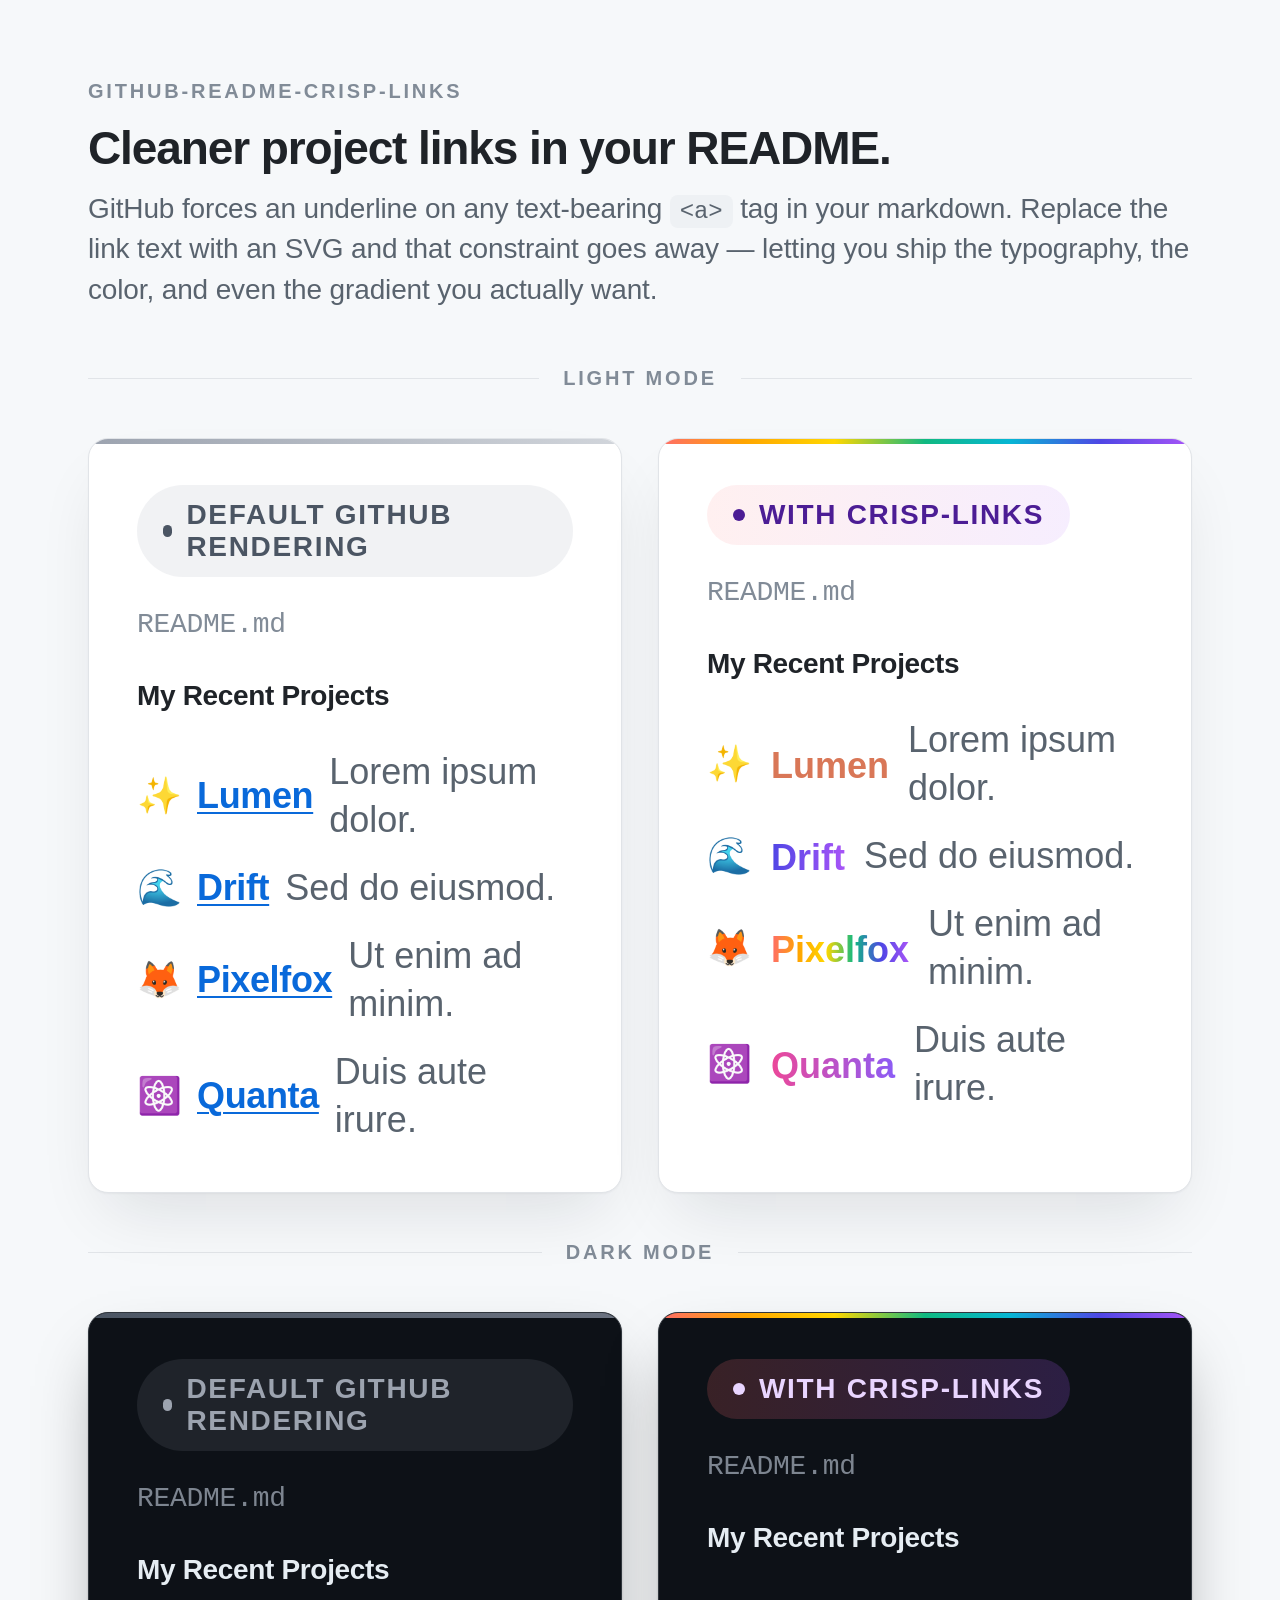
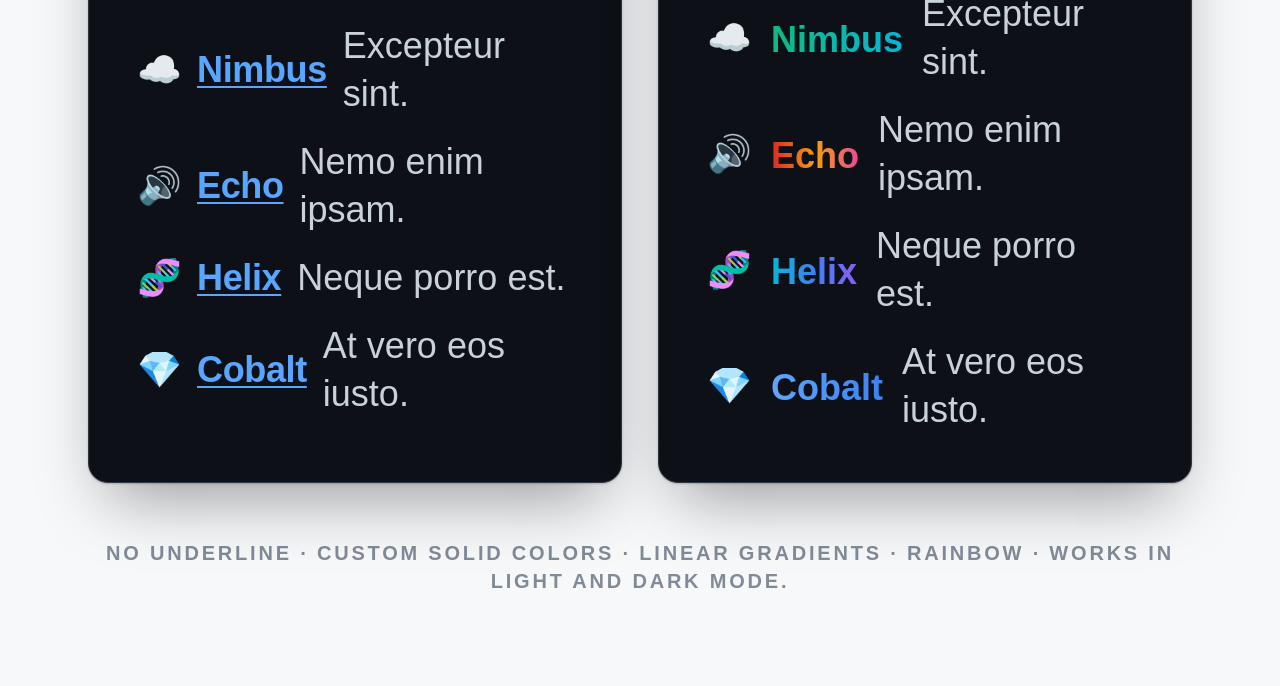
<file: examples/before-after.html>
<!DOCTYPE html>
<html>
<head>
<meta charset="utf-8" />
<title>github-readme-crisp-links — before / after</title>
<style>
  :root {
    --bg: #f6f8fa;
    --card-bg: #ffffff;
    --border: #e1e4e8;
    --fg-default: #1f2328;
    --fg-muted: #59636e;
    --fg-subtle: #818b97;
    --accent-fg: #0969da;

    --dark-bg: #0d1117;
    --dark-border: #30363d;
    --dark-fg: #e6edf3;
    --dark-fg-muted: #c9d1d9;
    --dark-fg-subtle: #7d8590;
    --dark-accent: #58a6ff;
  }

  * { box-sizing: border-box; }

  html, body {
    margin: 0;
    padding: 0;
    background: var(--bg);
    font-family: -apple-system, BlinkMacSystemFont, "Inter", "Segoe UI", Helvetica, Arial, sans-serif;
    -webkit-font-smoothing: antialiased;
    -moz-osx-font-smoothing: grayscale;
    color: var(--fg-default);
  }

  .canvas {
    padding: 80px 88px 88px;
    max-width: 1880px;
    margin: 0 auto;
  }

  .heading {
    margin-bottom: 56px;
  }

  .eyebrow {
    font-size: 20px;
    font-weight: 600;
    letter-spacing: 0.14em;
    text-transform: uppercase;
    color: var(--fg-subtle);
    margin: 0 0 20px 0;
  }

  .title {
    font-size: 46px;
    font-weight: 700;
    letter-spacing: -0.024em;
    line-height: 1.12;
    color: var(--fg-default);
    margin: 0 0 14px 0;
  }

  .subtitle {
    font-size: 28px;
    line-height: 1.45;
    color: var(--fg-muted);
    margin: 0;
    max-width: 1240px;
    letter-spacing: -0.005em;
  }

  .subtitle code {
    font-family: ui-monospace, SFMono-Regular, "SF Mono", Menlo, Consolas, monospace;
    background: #eef1f4;
    padding: 3px 10px;
    border-radius: 8px;
    font-size: 24px;
  }

  .grid {
    display: grid;
    grid-template-columns: 1fr 1fr;
    gap: 36px;
  }

  .row-divider {
    display: flex;
    align-items: center;
    gap: 24px;
    margin: 48px 0;
    color: var(--fg-subtle);
    font-size: 20px;
    letter-spacing: 0.14em;
    text-transform: uppercase;
    font-weight: 600;
  }
  .row-divider::before,
  .row-divider::after {
    content: "";
    flex: 1;
    height: 1px;
    background: var(--border);
  }

  .card {
    background: var(--card-bg);
    border: 1px solid var(--border);
    border-radius: 20px;
    padding: 40px 48px 48px;
    box-shadow:
      0 1px 2px rgba(20, 27, 37, 0.04),
      0 32px 64px -20px rgba(20, 27, 37, 0.12);
    position: relative;
    overflow: hidden;
  }

  .card::before {
    content: "";
    position: absolute;
    top: 0; left: 0; right: 0;
    height: 5px;
  }

  .card.before::before { background: linear-gradient(90deg, #9ca3af, #d1d5db); }
  .card.after::before {
    background: linear-gradient(90deg,
      #FF6B6B 0%, #FFA500 16%, #FFD700 33%,
      #10B981 50%, #06B6D4 66%, #4F46E5 83%, #A855F7 100%);
  }

  /* Dark mode card styling */
  .card.dark {
    background: var(--dark-bg);
    border: 1px solid var(--dark-border);
    color: var(--dark-fg);
    box-shadow:
      0 1px 2px rgba(0, 0, 0, 0.2),
      0 32px 64px -20px rgba(0, 0, 0, 0.4);
  }
  .card.dark.before::before { background: linear-gradient(90deg, #4b5563, #6b7280); }

  .label {
    display: inline-flex;
    align-items: center;
    gap: 14px;
    font-size: 28px;
    font-weight: 600;
    letter-spacing: 0.06em;
    padding: 14px 26px;
    border-radius: 999px;
    text-transform: uppercase;
    margin: 6px 0 32px 0;
  }

  .label.before-pill {
    background: rgba(156, 163, 175, 0.14);
    color: #4b5563;
  }
  .label.after-pill {
    background: linear-gradient(90deg, rgba(255, 107, 107, 0.10), rgba(168, 85, 247, 0.10));
    color: #4c1d95;
  }

  .card.dark .label.before-pill {
    background: rgba(125, 133, 144, 0.16);
    color: #9ca3af;
  }
  .card.dark .label.after-pill {
    background: linear-gradient(90deg, rgba(255, 107, 107, 0.18), rgba(168, 85, 247, 0.20));
    color: #e9d5ff;
  }

  .label .dot {
    width: 12px;
    height: 12px;
    border-radius: 999px;
    background: currentColor;
  }

  .filename {
    font-family: ui-monospace, SFMono-Regular, "SF Mono", Menlo, Consolas, monospace;
    font-size: 28px;
    color: var(--fg-subtle);
    margin: 0 0 40px 0;
    letter-spacing: -0.01em;
  }
  .card.dark .filename { color: var(--dark-fg-subtle); }

  .section-title {
    font-size: 28px;
    font-weight: 700;
    letter-spacing: -0.012em;
    margin: 0 0 36px 0;
    color: var(--fg-default);
  }
  .card.dark .section-title { color: var(--dark-fg); }

  .entry {
    display: flex;
    align-items: center;
    gap: 16px;
    margin-bottom: 20px;
    min-height: 48px;
  }
  .entry:last-child { margin-bottom: 0; }

  .entry .icon {
    font-size: 36px;
    line-height: 48px;
    flex-shrink: 0;
    width: 44px;
    text-align: center;
  }

  .entry .name {
    flex-shrink: 0;
  }

  .entry .name .crisp-link {
    text-decoration: none;
    display: block;
  }
  .entry .name .crisp-link img {
    display: block;
  }

  .entry .name .hero-link {
    font-size: 36px;
    font-weight: 600;
    line-height: 48px;
    letter-spacing: -0.01em;
    text-decoration: underline;
    text-underline-offset: 0.1em;
    text-decoration-thickness: 2px;
    color: var(--accent-fg);
    white-space: nowrap;
  }
  .card.dark .entry .name .hero-link { color: var(--dark-accent); }

  .entry .desc {
    font-size: 36px;
    line-height: 48px;
    font-weight: 400;
    color: var(--fg-muted);
    flex: 1;
    min-width: 0;
  }
  .card.dark .entry .desc { color: var(--dark-fg-muted); }

  .footer {
    margin-top: 56px;
    text-align: center;
    font-size: 20px;
    font-weight: 600;
    letter-spacing: 0.14em;
    text-transform: uppercase;
    color: var(--fg-subtle);
    line-height: 1.4;
  }
  .footer strong {
    font-weight: inherit;
    color: inherit;
  }
</style>
</head>
<body>
  <div class="canvas">
    <div class="heading">
      <p class="eyebrow">github-readme-crisp-links</p>
      <h1 class="title">Cleaner project links in your README.</h1>
      <p class="subtitle">GitHub forces an underline on any text-bearing <code>&lt;a&gt;</code> tag in your markdown. Replace the link text with an SVG and that constraint goes away — letting you ship the typography, the color, and even the gradient you actually want.</p>
    </div>

    <div class="row-divider">Light mode</div>

    <div class="grid">
      <div class="card before">
        <div class="label before-pill"><span class="dot"></span>Default GitHub rendering</div>
        <p class="filename">README.md</p>
        <h2 class="section-title">My Recent Projects</h2>

        <div class="entry">
          <span class="icon">✨</span>
          <span class="name"><a class="hero-link" href="#">Lumen</a></span>
          <span class="desc">Lorem ipsum dolor.</span>
        </div>
        <div class="entry">
          <span class="icon">🌊</span>
          <span class="name"><a class="hero-link" href="#">Drift</a></span>
          <span class="desc">Sed do eiusmod.</span>
        </div>
        <div class="entry">
          <span class="icon">🦊</span>
          <span class="name"><a class="hero-link" href="#">Pixelfox</a></span>
          <span class="desc">Ut enim ad minim.</span>
        </div>
        <div class="entry">
          <span class="icon">⚛️</span>
          <span class="name"><a class="hero-link" href="#">Quanta</a></span>
          <span class="desc">Duis aute irure.</span>
        </div>
      </div>

      <div class="card after">
        <div class="label after-pill"><span class="dot"></span>With crisp-links</div>
        <p class="filename">README.md</p>
        <h2 class="section-title">My Recent Projects</h2>

        <div class="entry">
          <span class="icon">✨</span>
          <span class="name"><a class="crisp-link" href="#"><img src="demo/lumen.svg" alt="Lumen" /></a></span>
          <span class="desc">Lorem ipsum dolor.</span>
        </div>
        <div class="entry">
          <span class="icon">🌊</span>
          <span class="name"><a class="crisp-link" href="#"><img src="demo/drift.svg" alt="Drift" /></a></span>
          <span class="desc">Sed do eiusmod.</span>
        </div>
        <div class="entry">
          <span class="icon">🦊</span>
          <span class="name"><a class="crisp-link" href="#"><img src="demo/pixelfox.svg" alt="Pixelfox" /></a></span>
          <span class="desc">Ut enim ad minim.</span>
        </div>
        <div class="entry">
          <span class="icon">⚛️</span>
          <span class="name"><a class="crisp-link" href="#"><img src="demo/quanta.svg" alt="Quanta" /></a></span>
          <span class="desc">Duis aute irure.</span>
        </div>
      </div>
    </div>

    <div class="row-divider">Dark mode</div>

    <div class="grid">
      <div class="card before dark">
        <div class="label before-pill"><span class="dot"></span>Default GitHub rendering</div>
        <p class="filename">README.md</p>
        <h2 class="section-title">My Recent Projects</h2>

        <div class="entry">
          <span class="icon">☁️</span>
          <span class="name"><a class="hero-link" href="#">Nimbus</a></span>
          <span class="desc">Excepteur sint.</span>
        </div>
        <div class="entry">
          <span class="icon">🔊</span>
          <span class="name"><a class="hero-link" href="#">Echo</a></span>
          <span class="desc">Nemo enim ipsam.</span>
        </div>
        <div class="entry">
          <span class="icon">🧬</span>
          <span class="name"><a class="hero-link" href="#">Helix</a></span>
          <span class="desc">Neque porro est.</span>
        </div>
        <div class="entry">
          <span class="icon">💎</span>
          <span class="name"><a class="hero-link" href="#">Cobalt</a></span>
          <span class="desc">At vero eos iusto.</span>
        </div>
      </div>

      <div class="card after dark">
        <div class="label after-pill"><span class="dot"></span>With crisp-links</div>
        <p class="filename">README.md</p>
        <h2 class="section-title">My Recent Projects</h2>

        <div class="entry">
          <span class="icon">☁️</span>
          <span class="name"><a class="crisp-link" href="#"><img src="demo/nimbus.svg" alt="Nimbus" /></a></span>
          <span class="desc">Excepteur sint.</span>
        </div>
        <div class="entry">
          <span class="icon">🔊</span>
          <span class="name"><a class="crisp-link" href="#"><img src="demo/echo.svg" alt="Echo" /></a></span>
          <span class="desc">Nemo enim ipsam.</span>
        </div>
        <div class="entry">
          <span class="icon">🧬</span>
          <span class="name"><a class="crisp-link" href="#"><img src="demo/helix.svg" alt="Helix" /></a></span>
          <span class="desc">Neque porro est.</span>
        </div>
        <div class="entry">
          <span class="icon">💎</span>
          <span class="name"><a class="crisp-link" href="#"><img src="demo/cobalt-dark.svg" alt="Cobalt" /></a></span>
          <span class="desc">At vero eos iusto.</span>
        </div>
      </div>
    </div>

    <div class="footer">
      <strong>No underline · custom solid colors · linear gradients · rainbow · works in light and dark mode.</strong>
    </div>
  </div>
</body>
</html>
</file>
